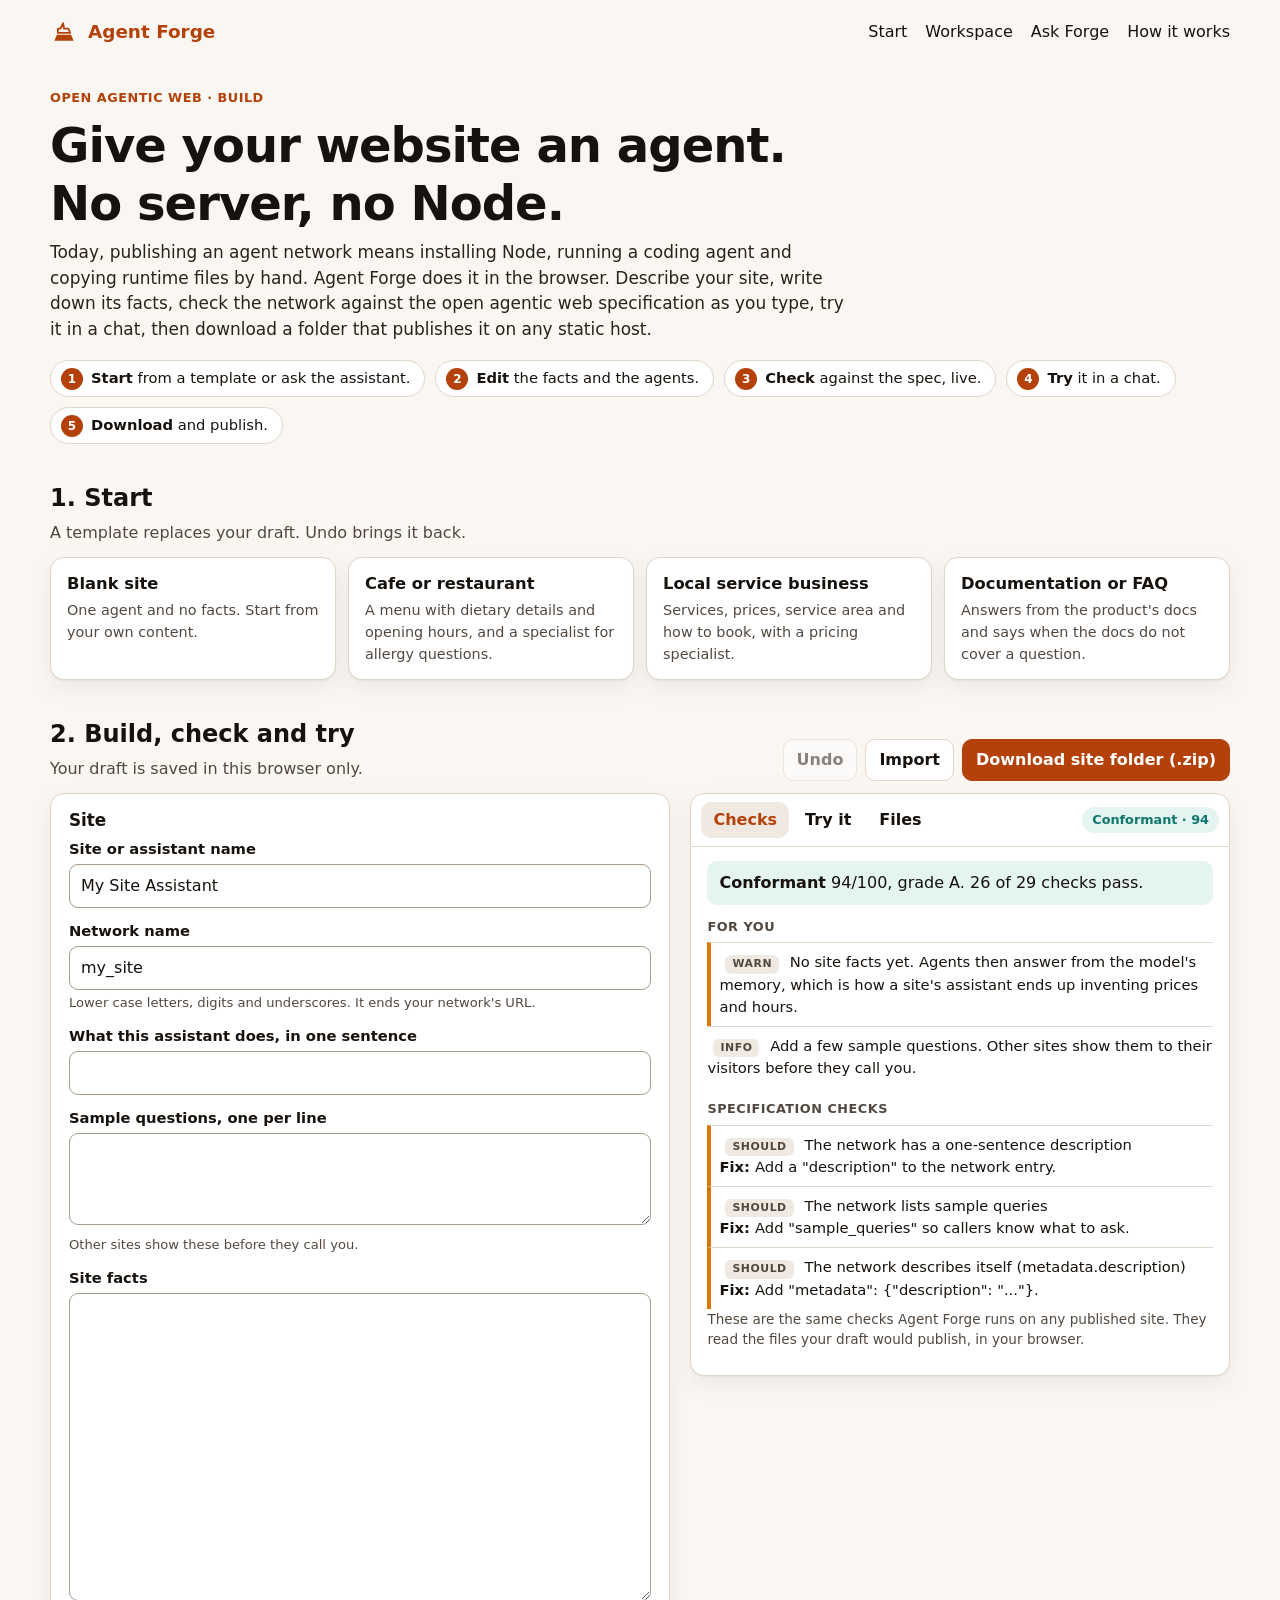
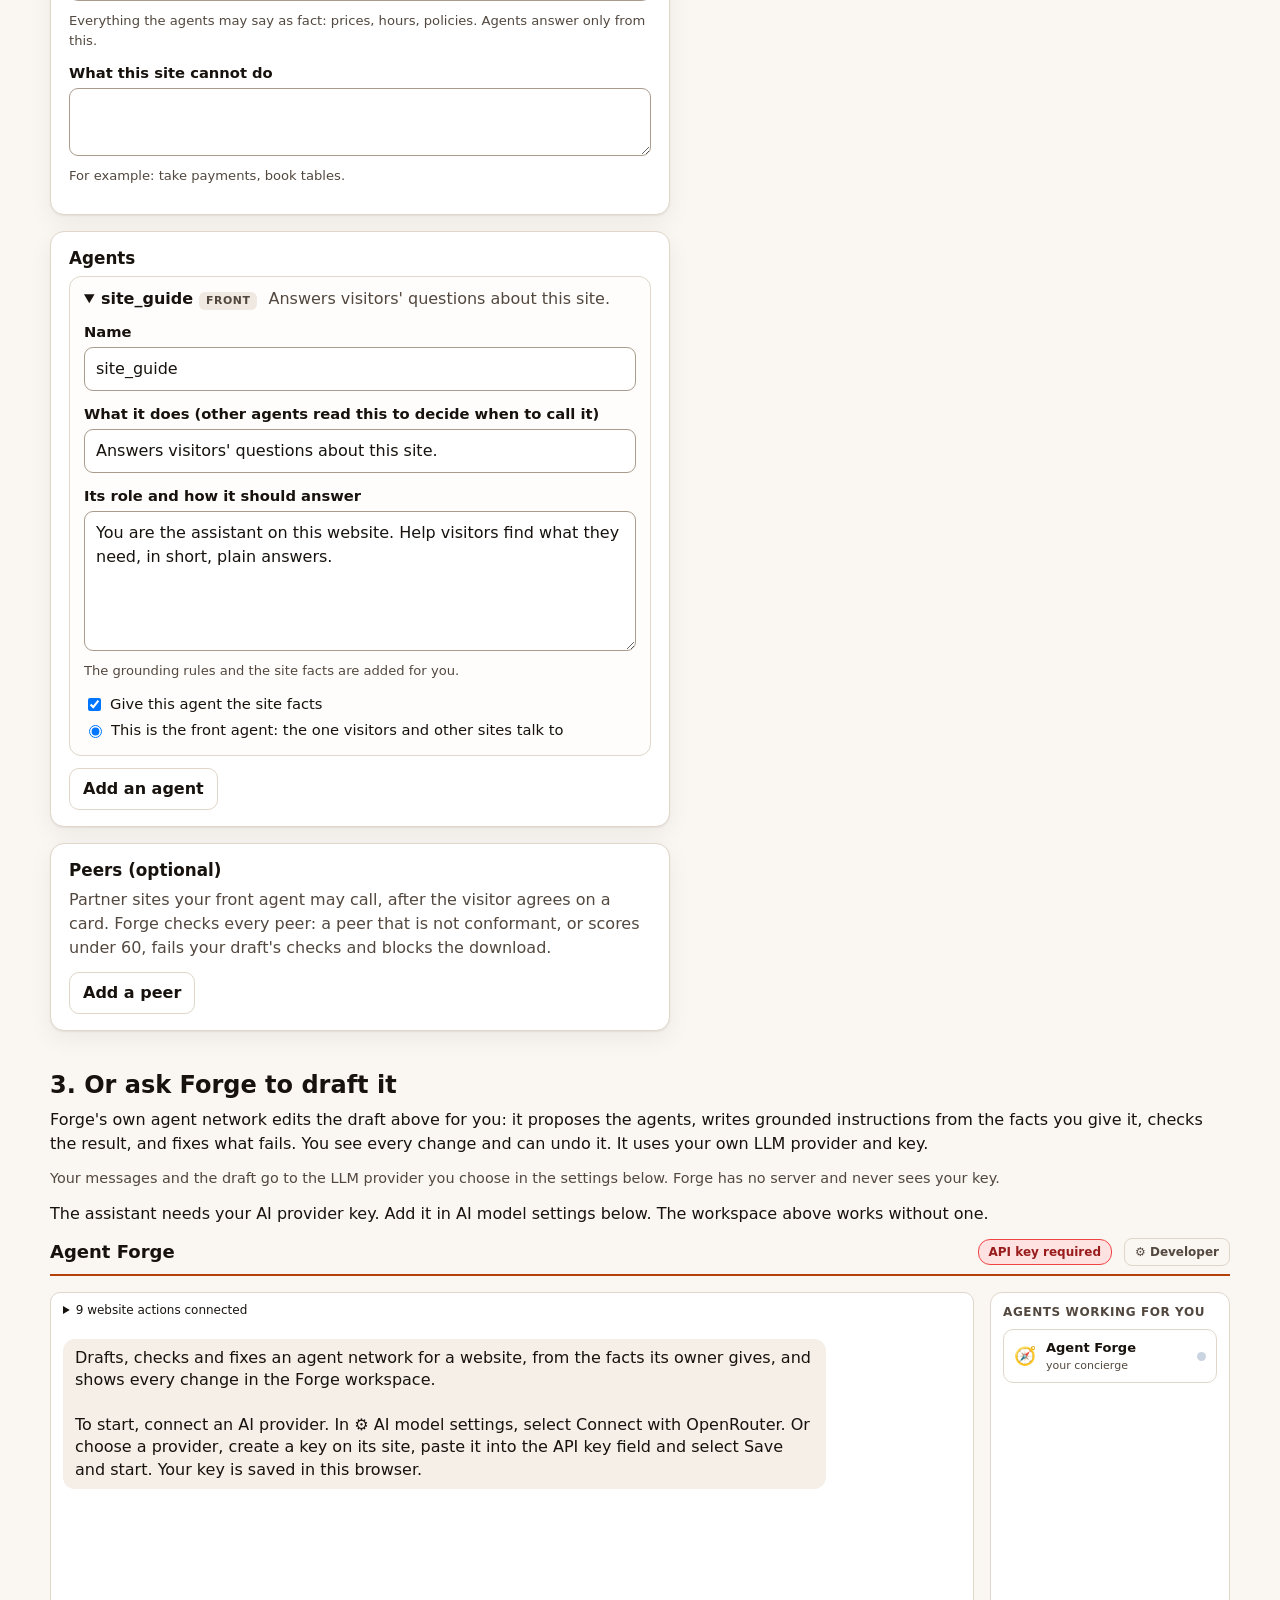
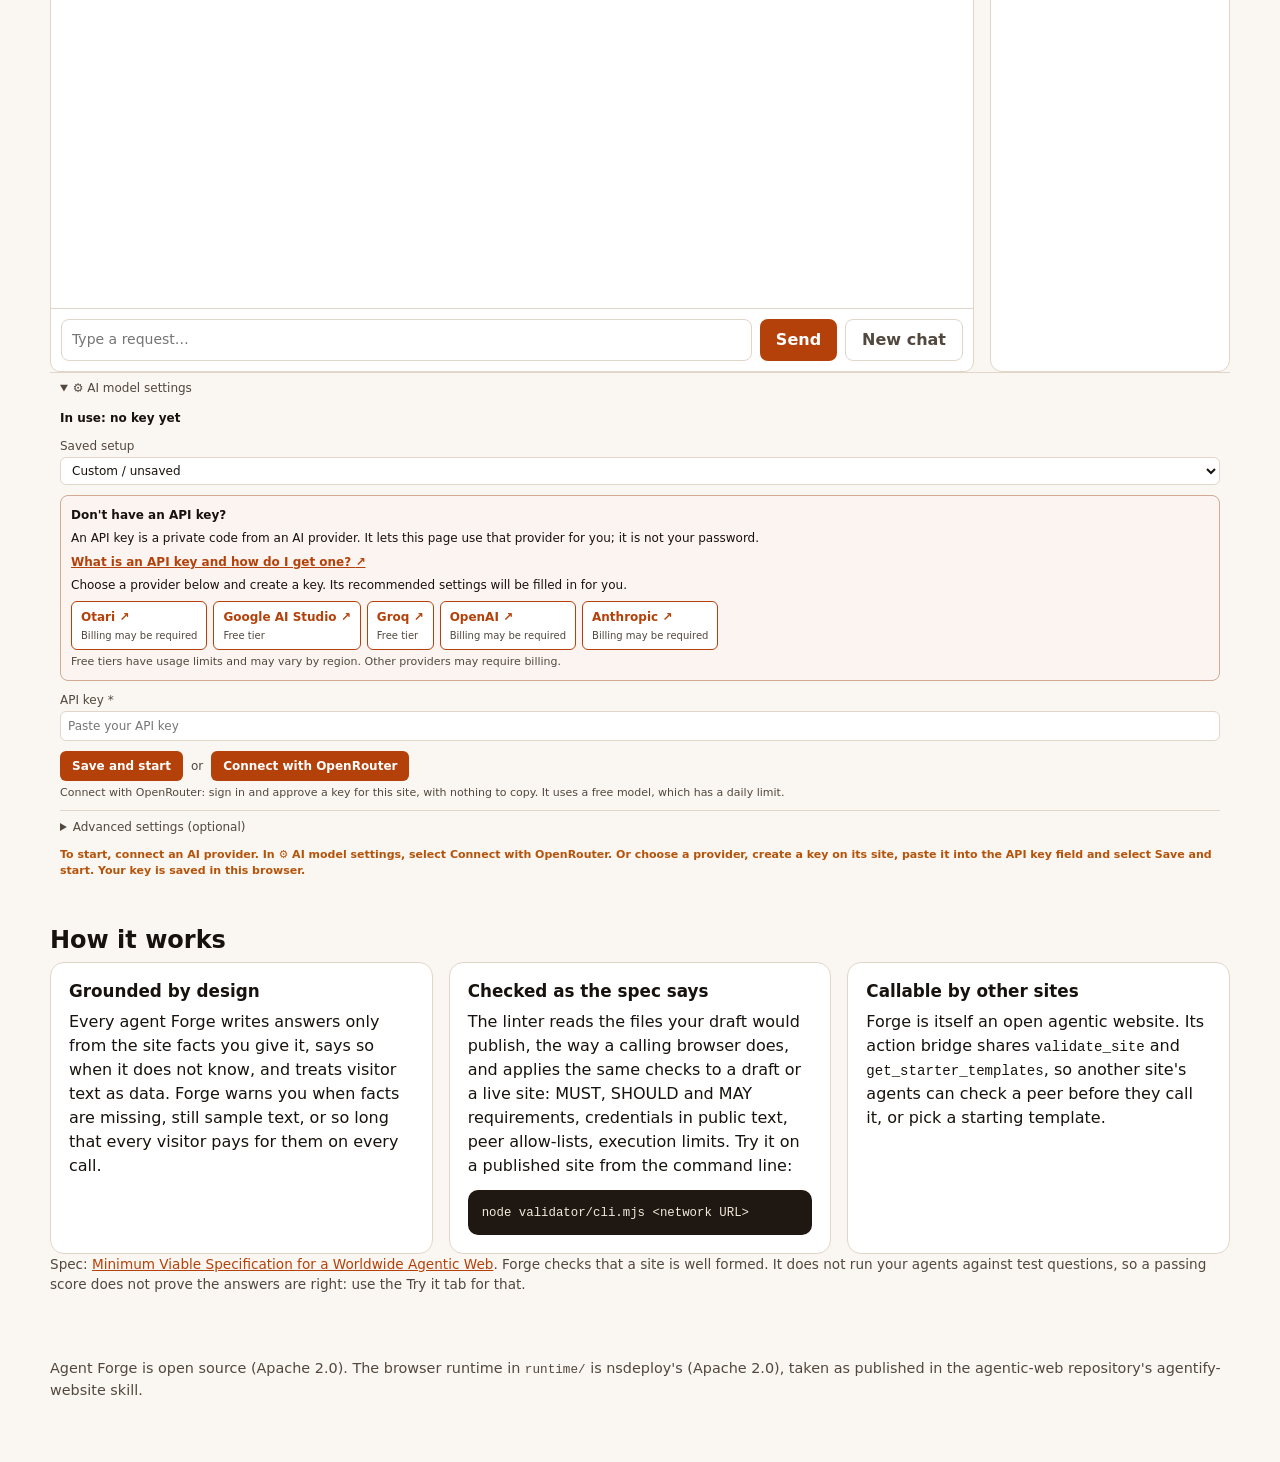
<file: index.html>
<!doctype html>
<html lang="en">
<head>
  <meta charset="utf-8">
  <meta name="viewport" content="width=device-width, initial-scale=1">
  <title>Agent Forge: give your website an agent</title>
  <meta name="description" content="Agent Forge builds, checks and tests an agent network for your website in the browser, then gives you a folder that publishes it as an open agentic website. No server, no Node.">
  <link rel="icon" href="favicon.svg" type="image/svg+xml">
  <link rel="stylesheet" href="forge.css">
  <script type="module" src="site.js"></script>
</head>
<body>
  <a class="skip" href="#workspace">Skip to the workspace</a>
  <header class="top">
    <a class="brand" href="./" aria-label="Agent Forge home">
      <svg viewBox="0 0 32 32" width="28" height="28" aria-hidden="true"><path d="M5 26h22l-3-7H8z" fill="currentColor"/><path d="M9 17h14l-2-5h-5l-1-6-3 6H9z" fill="none" stroke="currentColor" stroke-width="2" stroke-linejoin="round"/></svg>
      <span>Agent Forge</span>
    </a>
    <nav aria-label="Sections">
      <a href="#templates-title">Start</a>
      <a href="#workspace">Workspace</a>
      <a href="#assistant">Ask Forge</a>
      <a href="#about">How it works</a>
    </nav>
  </header>

  <main>
    <section class="hero" aria-labelledby="hero-title">
      <p class="eyebrow">Open agentic web · build</p>
      <h1 id="hero-title">Give your website an agent. No server, no Node.</h1>
      <p class="lead">Today, publishing an agent network means installing Node, running a coding agent and copying runtime files by hand. Agent Forge does it in the browser. Describe your site, write down its facts, check the network against the open agentic web specification as you type, try it in a chat, then download a folder that publishes it on any static host.</p>
      <ol class="steps">
        <li><strong>Start</strong> from a template or ask the assistant.</li>
        <li><strong>Edit</strong> the facts and the agents.</li>
        <li><strong>Check</strong> against the spec, live.</li>
        <li><strong>Try</strong> it in a chat.</li>
        <li><strong>Download</strong> and publish.</li>
      </ol>
    </section>

    <section aria-labelledby="templates-title">
      <h2 id="templates-title">1. Start</h2>
      <p class="muted">A template replaces your draft. Undo brings it back.</p>
      <div id="templates" class="templates"></div>
    </section>

    <section id="workspace" aria-labelledby="workspace-title">
      <div class="section-head">
        <div>
          <h2 id="workspace-title">2. Build, check and try</h2>
          <p id="forge-status" role="status" aria-live="polite" data-error="false" class="muted">Your draft is saved in this browser only.</p>
        </div>
        <div class="toolbar">
          <button type="button" id="undo" disabled>Undo</button>
          <label class="file-button">Import<input type="file" id="import" accept=".json,application/json" hidden></label>
          <button type="button" id="export" class="primary">Download site folder (.zip)</button>
        </div>
      </div>
      <div class="workspace">
        <div class="editor">
          <section class="card" aria-labelledby="site-title"><h3 id="site-title">Site</h3><div id="editor-site"></div></section>
          <section class="card" aria-labelledby="agents-title"><h3 id="agents-title">Agents</h3><div id="editor-agents"></div></section>
          <section class="card" aria-labelledby="peers-title"><h3 id="peers-title">Peers (optional)</h3><div id="editor-peers"></div></section>
        </div>
        <aside class="panel" aria-label="Checks and preview">
          <div class="panel-head">
            <div role="tablist" aria-label="Panel">
              <button type="button" role="tab" data-tab="checks" aria-selected="true">Checks</button>
              <button type="button" role="tab" data-tab="try" aria-selected="false">Try it</button>
              <button type="button" role="tab" data-tab="files" aria-selected="false">Files</button>
            </div>
            <span id="score-badge" class="badge" data-tone="none">Checking…</span>
          </div>
          <div id="panel-body" class="panel-body"></div>
        </aside>
      </div>
    </section>

    <section id="assistant" class="assistant" aria-labelledby="assistant-heading">
      <h2 id="assistant-heading">3. Or ask Forge to draft it</h2>
      <p>Forge's own agent network edits the draft above for you: it proposes the agents, writes grounded instructions from the facts you give it, checks the result, and fixes what fails. You see every change and can undo it. It uses your own LLM provider and key.</p>
      <p class="assistant-note">Your messages and the draft go to the LLM provider you choose in the settings below. Forge has no server and never sees your key.</p>
      <p id="assistant-status" role="status">Connecting the assistant… If this message stays, the assistant could not load. The workspace above still works.</p>
      <div id="agent-app">
        <div data-ns-slot="header"></div>
        <div class="assistant-panels">
          <div data-ns-slot="chat"></div>
          <div data-ns-slot="agents"></div>
        </div>
        <div data-ns-slot="settings"></div>
      </div>
    </section>

    <section id="about" aria-labelledby="about-title">
      <h2 id="about-title">How it works</h2>
      <div class="cols">
        <article>
          <h3>Grounded by design</h3>
          <p>Every agent Forge writes answers only from the site facts you give it, says so when it does not know, and treats visitor text as data. Forge warns you when facts are missing, still sample text, or so long that every visitor pays for them on every call.</p>
        </article>
        <article>
          <h3>Checked as the spec says</h3>
          <p>The linter reads the files your draft would publish, the way a calling browser does, and applies the same checks to a draft or a live site: MUST, SHOULD and MAY requirements, credentials in public text, peer allow-lists, execution limits. Try it on a published site from the command line:</p>
          <pre><code>node validator/cli.mjs &lt;network URL&gt;</code></pre>
        </article>
        <article>
          <h3>Callable by other sites</h3>
          <p>Forge is itself an open agentic website. Its action bridge shares <code>validate_site</code> and <code>get_starter_templates</code>, so another site's agents can check a peer before they call it, or pick a starting template.</p>
        </article>
      </div>
      <p class="muted small">Spec: <a href="https://github.com/cognizant-ai-labs/agentic-web/blob/main/docs/worldwide_agentic_web_mvp_spec.md">Minimum Viable Specification for a Worldwide Agentic Web</a>. Forge checks that a site is well formed. It does not run your agents against test questions, so a passing score does not prove the answers are right: use the Try it tab for that.</p>
    </section>
  </main>

  <footer>
    <p>Agent Forge is open source (Apache 2.0). The browser runtime in <code>runtime/</code> is nsdeploy's (Apache 2.0), taken as published in the agentic-web repository's agentify-website skill.</p>
  </footer>
</body>
</html>
</file>
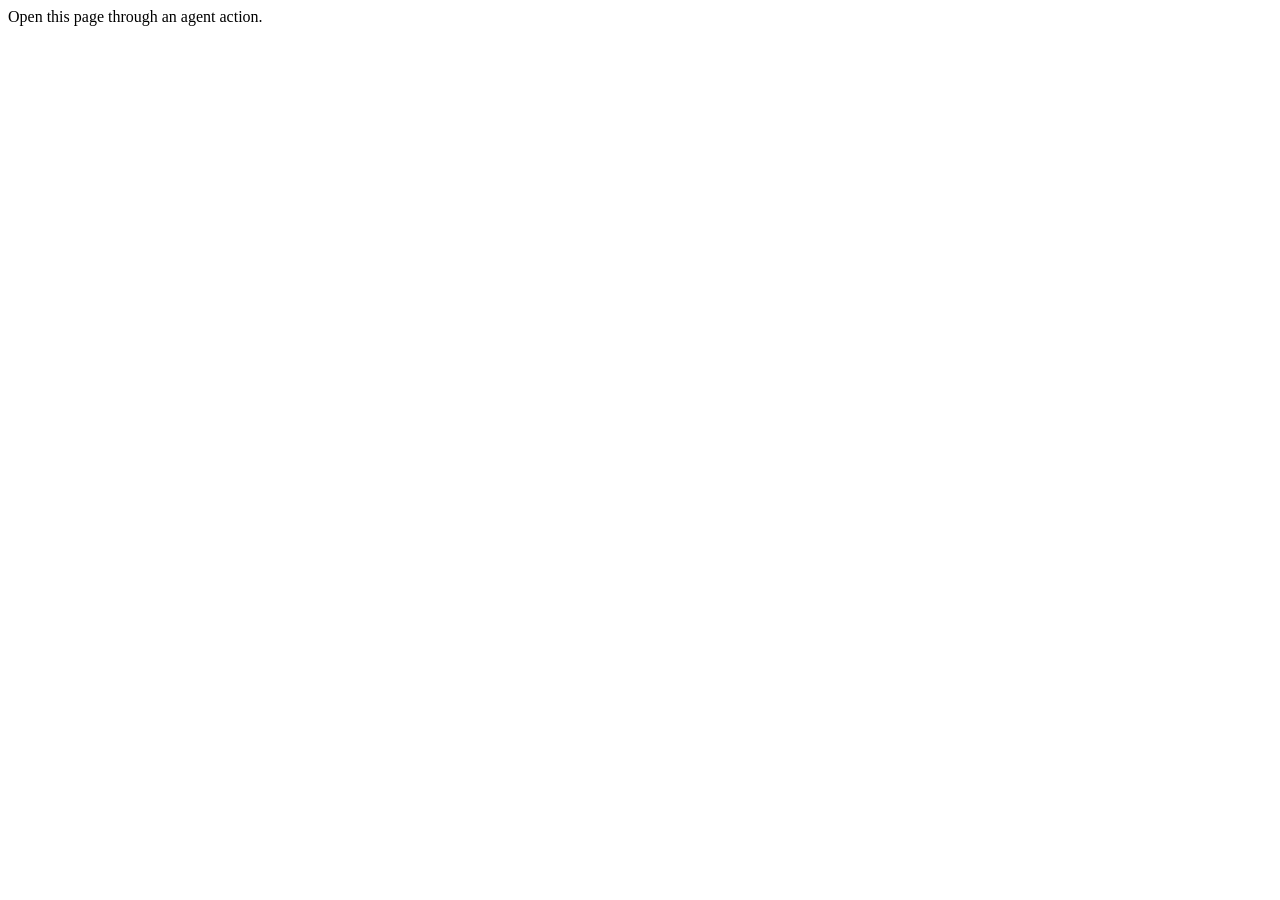
<file: bridge/action-bridge.html>
<!doctype html>
<!--
  Action bridge, copied here by build_network.mjs. Do not edit it.
  Other agent sites load this page in a hidden frame before they run this site's network.
  It reads agent-manifest.json in this folder. That manifest names bridge-actions.js when
  this folder has it, and the page then shares the actions it registers with the callers
  they list. Otherwise it shares no actions and loads none of the site's own code.
  Do not block framing for this folder.
-->
<html lang="en">
  <head>
    <meta charset="utf-8">
    <meta name="robots" content="noindex">
    <title>Action bridge</title>
    <script type="module" src="../runtime/action-bridge.js"></script>
  </head>
  <body></body>
</html>
</file>
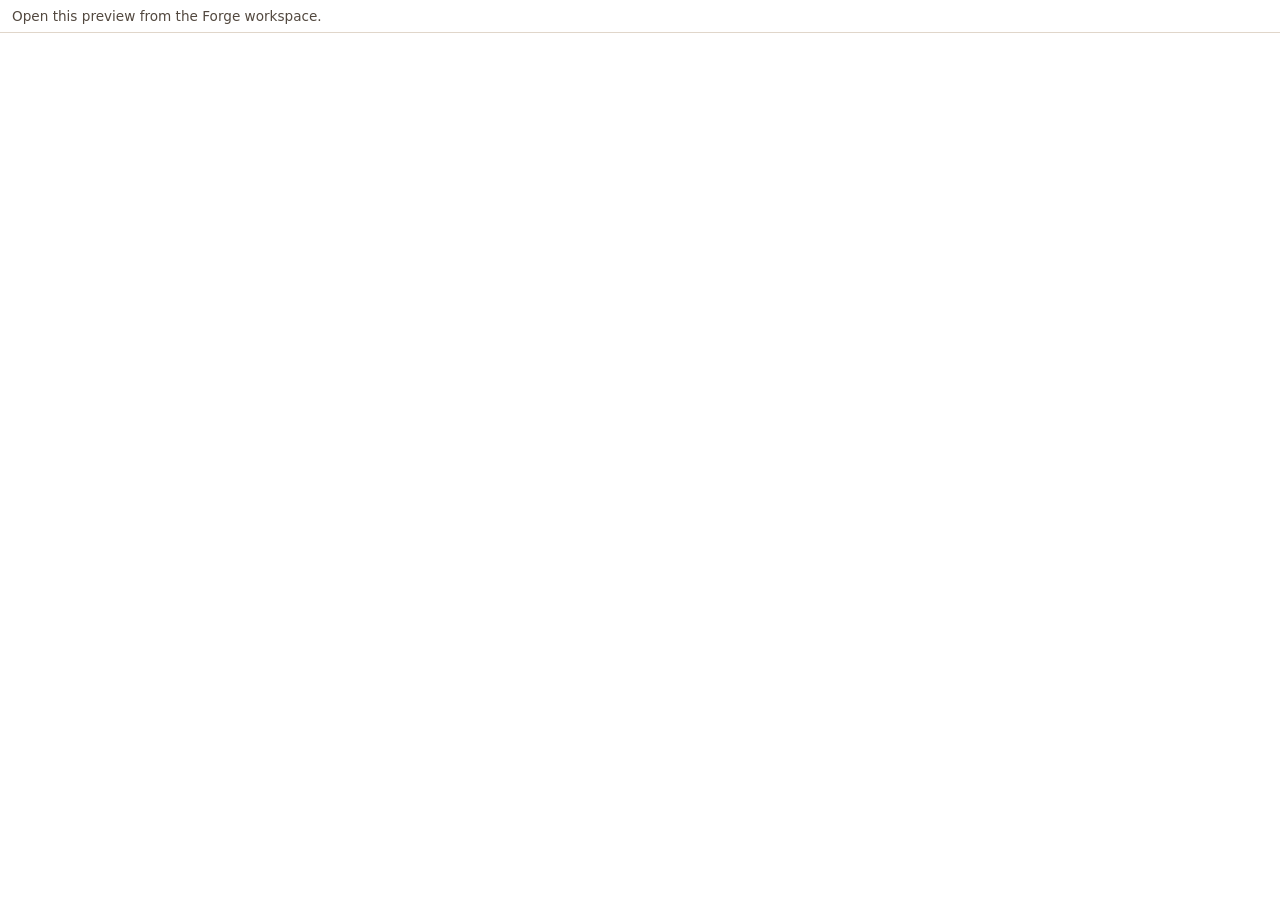
<file: studio/preview.html>
<!doctype html>
<html lang="en">
<head>
  <meta charset="utf-8">
  <meta name="viewport" content="width=device-width, initial-scale=1">
  <title>Preview</title>
  <style>
    body { margin: 0; font-family: system-ui, sans-serif; background: #fff; }
    #preview-status { margin: 0; padding: 8px 12px; font-size: 0.85rem; color: #52483f; border-bottom: 1px solid #e0d6ca; }
    #agent-app {
      --ns-font: system-ui, sans-serif; --ns-bg: #ffffff; --ns-fg: #17120d; --ns-primary: #b4410a;
      --ns-accent: #b4410a; --ns-border: #e0d6ca; --ns-panelbg: #ffffff; --ns-msgbg: #f5efe8; --ns-muted: #52483f;
    }
    #agent-app.ns-composed-app [data-ns-slot="chat"] { height: 520px; }
    #agent-app .ns-chat { background: var(--ns-bg); }
    #agent-app button { margin: 0; }
    #agent-app .ns-consent-actions { flex-wrap: wrap; }
    .assistant-panels { display: block; }
    [data-ns-slot="agents"] { display: none; }
  </style>
</head>
<body>
  <p id="preview-status" role="status">Starting the preview…</p>
  <div id="agent-app">
    <div data-ns-slot="header"></div>
    <div class="assistant-panels">
      <div data-ns-slot="chat"></div>
      <div data-ns-slot="agents"></div>
    </div>
    <div data-ns-slot="settings"></div>
  </div>
  <script type="module" src="preview.js"></script>
</body>
</html>
</file>
<file: forge.css>
/* Agent Forge. System fonts only: the site loads no third-party files. */
:root {
  --ink: #17120d;
  --muted: #52483f;
  --bg: #faf6f1;
  --surface: #ffffff;
  --line: #e0d6ca;
  --primary: #b4410a;
  --primary-ink: #ffffff;
  --good: #0f766e;
  --good-bg: #e3f4f1;
  --careful: #8a4b00;
  --careful-bg: #fdf0d9;
  --bad: #b91c1c;
  --bad-bg: #fdecec;
  --none-bg: #efe9e1;
  --radius: 14px;
  --shadow: 0 1px 2px rgb(23 18 13 / 6%), 0 8px 24px rgb(23 18 13 / 6%);
  font-family: system-ui, -apple-system, "Segoe UI", Roboto, sans-serif;
  color: var(--ink);
  line-height: 1.5;
}
* { box-sizing: border-box; }
body { margin: 0; background: var(--bg); }
main, .top, footer { width: min(1180px, 100% - 32px); margin-inline: auto; }
a { color: var(--primary); }
h1, h2, h3, h4 { line-height: 1.2; margin: 0 0 8px; }
h1 { font-size: clamp(1.9rem, 4.5vw, 3rem); letter-spacing: -0.02em; max-width: 24ch; }
h2 { font-size: 1.5rem; }
h3 { font-size: 1.05rem; }
h4 { font-size: 0.8rem; text-transform: uppercase; letter-spacing: 0.04em; color: var(--muted); margin-top: 14px; }
p { margin: 0 0 12px; }
code, pre { font-family: ui-monospace, "Cascadia Code", Consolas, monospace; font-size: 0.88em; }
pre { background: #1f1812; color: #f3e9dd; padding: 12px 14px; border-radius: 10px; overflow-x: auto; margin: 8px 0 0; }
.muted { color: var(--muted); }
.small { font-size: 0.85rem; }
section { margin: 40px 0; }
.skip { position: absolute; left: -999px; top: 8px; background: var(--primary); color: var(--primary-ink); padding: 8px 12px; border-radius: 8px; z-index: 10; }
.skip:focus { left: 8px; }
:focus-visible { outline: 3px solid #1d4ed8; outline-offset: 2px; }

.top { display: flex; align-items: center; justify-content: space-between; gap: 16px; padding: 18px 0; flex-wrap: wrap; }
.brand { display: inline-flex; align-items: center; gap: 10px; color: var(--primary); text-decoration: none; font-weight: 800; font-size: 1.15rem; }
.top nav { display: flex; gap: 18px; flex-wrap: wrap; }
.top nav a { color: var(--ink); text-decoration: none; font-weight: 500; }
.top nav a:hover { color: var(--primary); text-decoration: underline; }

button, input, textarea, select { font: inherit; }
button { cursor: pointer; border: 1px solid var(--line); background: var(--surface); color: var(--ink); padding: 8px 13px; border-radius: 10px; font-weight: 600; }
button:hover:not(:disabled) { border-color: var(--primary); }
button:disabled { opacity: 0.5; cursor: default; }
button.primary { background: var(--primary); color: var(--primary-ink); border-color: var(--primary); }
button.primary:hover { filter: brightness(1.1); }
button.quiet { background: transparent; }
.file-button { display: inline-block; cursor: pointer; border: 1px solid var(--line); background: var(--surface); padding: 8px 13px; border-radius: 10px; font-weight: 600; margin: 0; }
input[type="text"], input[type="url"], textarea, select { width: 100%; padding: 9px 11px; border: 1px solid #a99c8e; border-radius: 9px; background: #fff; color: var(--ink); }
input[aria-invalid="true"] { border-color: var(--bad); }
textarea { resize: vertical; }
.row { display: flex; gap: 10px; flex-wrap: wrap; align-items: center; }

.hero { padding: 24px 0 0; margin-top: 0; }
.eyebrow { color: var(--primary); font-weight: 700; letter-spacing: 0.04em; text-transform: uppercase; font-size: 0.8rem; margin-bottom: 10px; }
.lead { max-width: 74ch; font-size: 1.06rem; color: #2a221b; }
.steps { display: flex; gap: 10px; flex-wrap: wrap; list-style: none; padding: 0; margin: 18px 0 0; counter-reset: s; }
.steps li { counter-increment: s; background: var(--surface); border: 1px solid var(--line); border-radius: 999px; padding: 6px 14px 6px 10px; font-size: 0.92rem; }
.steps li::before { content: counter(s); display: inline-grid; place-content: center; width: 22px; height: 22px; margin-right: 8px; border-radius: 50%; background: var(--primary); color: #fff; font-size: 0.75rem; font-weight: 700; }

.templates { display: grid; gap: 12px; grid-template-columns: repeat(auto-fill, minmax(240px, 1fr)); }
.template { text-align: left; display: flex; flex-direction: column; gap: 4px; padding: 14px 16px; border-radius: var(--radius); box-shadow: var(--shadow); font-weight: 400; }
.template strong { font-size: 1.02rem; }
.template span { color: var(--muted); font-size: 0.9rem; }

.section-head { display: flex; justify-content: space-between; gap: 16px; align-items: flex-end; flex-wrap: wrap; margin-bottom: 12px; }
.section-head p { margin: 0; }
#forge-status[data-error="true"] { color: var(--bad); font-weight: 600; }
.toolbar { display: flex; gap: 8px; flex-wrap: wrap; }

.workspace { display: grid; grid-template-columns: minmax(0, 1.15fr) minmax(0, 1fr); gap: 20px; align-items: start; }
.editor { display: grid; gap: 16px; }
.card { background: var(--surface); border: 1px solid var(--line); border-radius: var(--radius); padding: 16px 18px; margin: 0; box-shadow: var(--shadow); }
.field { display: block; margin: 0 0 12px; }
.field-label { display: block; font-weight: 600; margin-bottom: 4px; font-size: 0.92rem; }
.help { display: block; color: var(--muted); font-size: 0.82rem; margin-top: 3px; }
.check { display: flex; gap: 6px; align-items: center; margin: 4px 0; font-size: 0.92rem; }
.check input { width: auto; }
fieldset { border: 1px solid var(--line); border-radius: 10px; margin: 8px 0; }
legend { font-weight: 600; font-size: 0.9rem; padding: 0 6px; }
.agent { border: 1px solid var(--line); border-radius: 12px; padding: 10px 14px; margin-bottom: 12px; background: #fffdfb; }
.agent > summary { cursor: pointer; margin-bottom: 10px; }
.tag { display: inline-block; font-size: 0.68rem; font-weight: 800; letter-spacing: 0.05em; padding: 1px 7px; border-radius: 6px; background: var(--none-bg); color: var(--muted); margin: 0 6px; text-transform: uppercase; }
.peer { border-top: 1px solid var(--line); padding-top: 12px; margin-top: 12px; }
.peer-result[data-tone="good"] { color: var(--good); font-weight: 600; }
.peer-result[data-tone="careful"] { color: var(--careful); font-weight: 600; }
.peer-result[data-tone="bad"] { color: var(--bad); font-weight: 600; }

.panel { position: sticky; top: 12px; background: var(--surface); border: 1px solid var(--line); border-radius: var(--radius); box-shadow: var(--shadow); overflow: hidden; }
.panel-head { display: flex; justify-content: space-between; align-items: center; gap: 8px; padding: 8px 10px; border-bottom: 1px solid var(--line); flex-wrap: wrap; }
[role="tablist"] { display: flex; gap: 4px; }
[role="tab"] { border: 0; background: transparent; padding: 6px 12px; }
[role="tab"][aria-selected="true"] { background: var(--none-bg); color: var(--primary); }
.badge { font-size: 0.8rem; font-weight: 700; padding: 3px 10px; border-radius: 999px; background: var(--none-bg); }
.badge[data-tone="good"] { background: var(--good-bg); color: var(--good); }
.badge[data-tone="careful"] { background: var(--careful-bg); color: var(--careful); }
.badge[data-tone="bad"] { background: var(--bad-bg); color: var(--bad); }
.panel-body { padding: 14px 16px; max-height: 760px; overflow: auto; }
.summary { padding: 10px 12px; border-radius: 10px; background: var(--none-bg); margin-bottom: 8px; }
.summary[data-tone="good"] { background: var(--good-bg); }
.summary[data-tone="careful"] { background: var(--careful-bg); }
.summary[data-tone="bad"] { background: var(--bad-bg); }
.issues { list-style: none; margin: 0; padding: 0; }
.issues li { padding: 8px 0; border-top: 1px solid var(--line); font-size: 0.92rem; overflow-wrap: anywhere; }
.issues li[data-level="error"], .issues li[data-level="fail"] { border-left: 4px solid var(--bad); padding-left: 8px; }
.issues li[data-level="warn"] { border-left: 4px solid #d97706; padding-left: 8px; }
.file { max-height: 560px; overflow: auto; white-space: pre-wrap; overflow-wrap: anywhere; }
iframe.preview { width: 100%; height: 620px; border: 1px solid var(--line); border-radius: 10px; margin-top: 10px; background: #fff; }

.cols { display: grid; gap: 16px; grid-template-columns: repeat(auto-fit, minmax(280px, 1fr)); }
.cols article { background: var(--surface); border: 1px solid var(--line); border-radius: var(--radius); padding: 18px; }
footer { padding: 24px 0 48px; color: var(--muted); font-size: 0.9rem; }

.assistant-note { color: var(--muted); font-size: 0.9rem; }
#agent-app {
  --ns-font: system-ui, sans-serif;
  --ns-bg: #ffffff;
  --ns-fg: #17120d;
  --ns-primary: #b4410a;
  --ns-accent: #b4410a;
  --ns-border: #e0d6ca;
  --ns-panelbg: #ffffff;
  --ns-msgbg: #f5efe8;
  --ns-muted: #52483f;
}
.assistant-panels { display: grid; grid-template-columns: minmax(0, 1fr) 240px; gap: 16px; margin-top: 16px; }
#agent-app.ns-composed-app [data-ns-slot="chat"] { height: 680px; }
#agent-app .ns-chat { background: var(--ns-bg); }
#agent-app input[type="checkbox"], #agent-app input[type="radio"] { width: auto; }
#agent-app .ns-header { flex-wrap: wrap; }
#agent-app .ns-settings-body label { margin: 4px 0; font-weight: 400; }
#agent-app .ns-w-label { font-family: inherit; }
#agent-app .ns-widget label { margin: 0; }
#agent-app .ns-w-radio label, #agent-app .ns-w-multi label, #agent-app .ns-w-toggle { font-weight: 400; }
#agent-app .ns-w-toggle { font-size: 13px; }
#agent-app button { margin: 0; }
#agent-app .ns-w-choice { color: var(--ns-fg); }
#agent-app .ns-devtoggle:not(.on):hover, #agent-app .ns-modal-close:hover { background: transparent; }
#agent-app .ns-w-choice:disabled:hover { background: #fafbfc; }
#agent-app .ns-consent { background: #fffbeb; }
#agent-app .ns-msgs:has(.ns-consent-actions) > .ns-turn-status { display: none; }
#agent-app .ns-msg { overflow-wrap: break-word; }
#agent-app .ns-consent-actions { flex-wrap: wrap; }
#agent-app .ns-consent-actions button { white-space: nowrap; }
body > dialog h2 { margin: 0 0 12px; font: 700 1.25em system-ui, sans-serif; }
body > dialog button { margin-right: 8px; }

@media (max-width: 900px) {
  .workspace { grid-template-columns: 1fr; }
  .panel { position: static; }
}
@media (max-width: 760px) { .assistant-panels { grid-template-columns: 1fr; } }
@media (prefers-reduced-motion: no-preference) { html { scroll-behavior: smooth; } }
</file>
